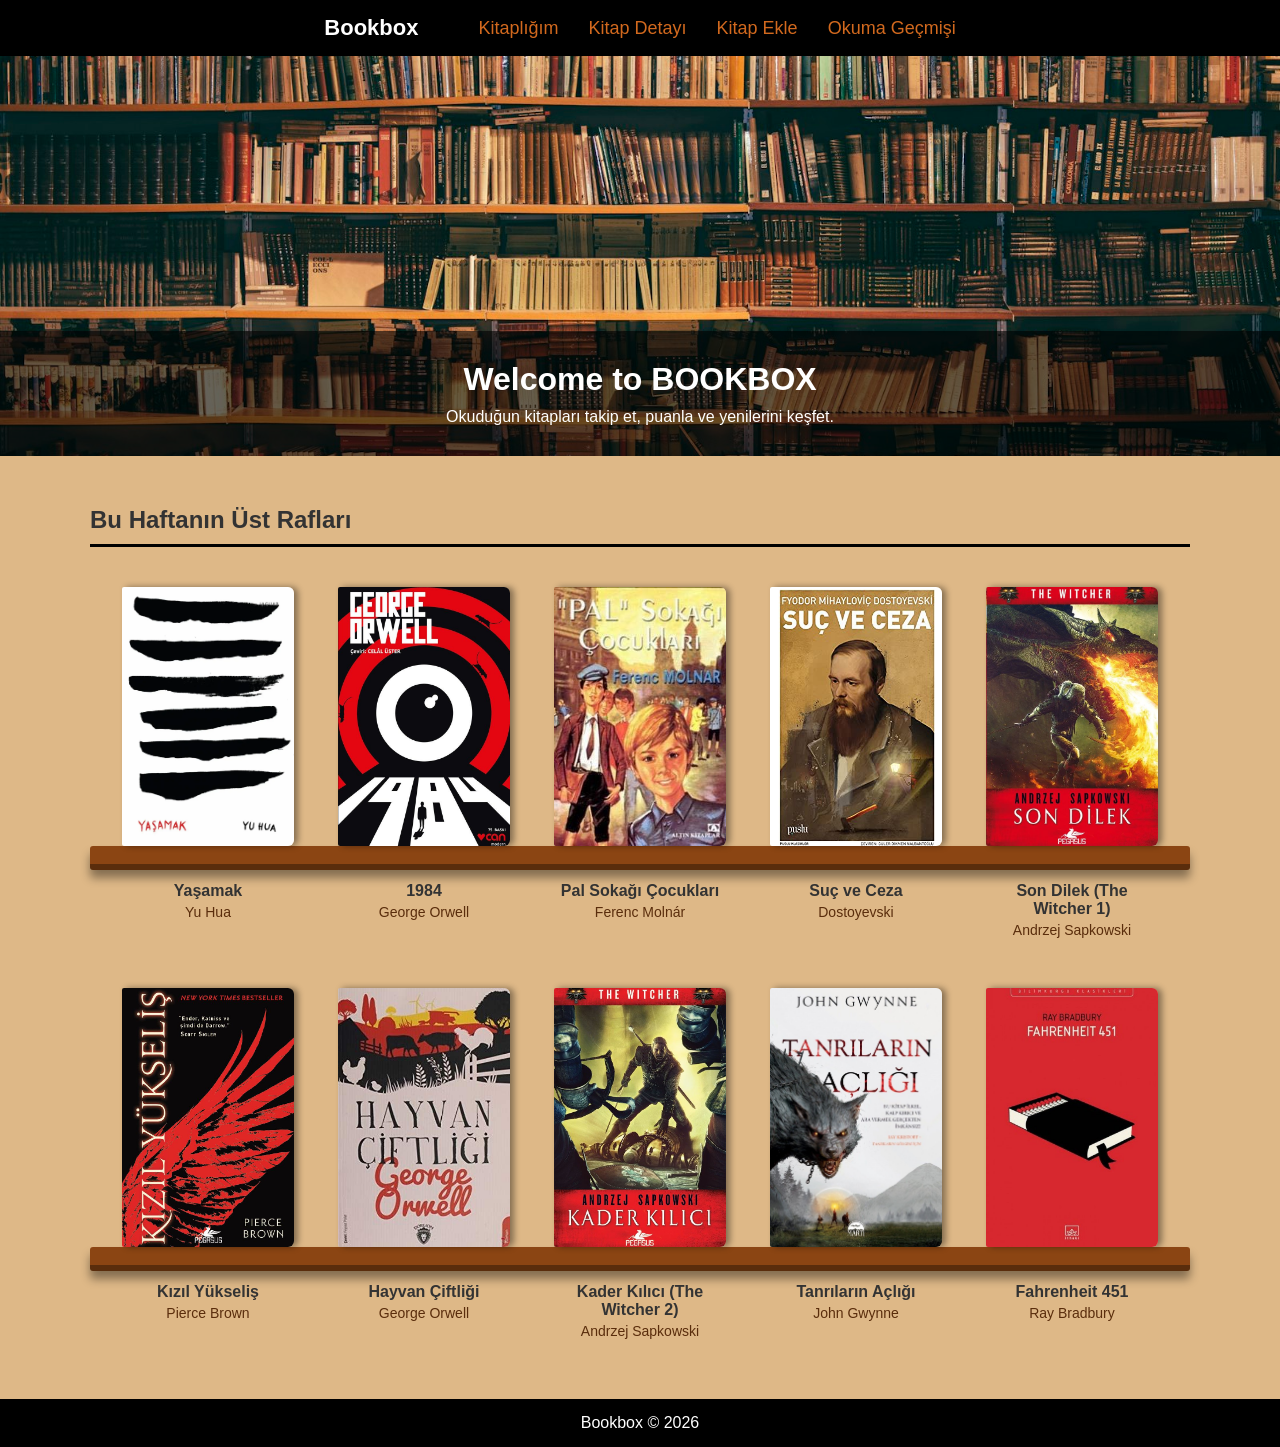
<file: Book Tracking/index.html>
<!DOCTYPE html>
<html lang="tr">
<head>
    <meta charset="UTF-8">
    <meta name="viewport" content="width=device-width, initial-scale=1.0">
    <title>Book Tracking | Home</title>
    <link rel="stylesheet" href="style.css">
    <link rel="stylesheet" href="index.css">
</head>
<body>

    <!-- Herkesin sayfasında aynı olacak menü. Bookbox'a tıklayınca ana sayfaya döner -->
    <nav class="page-select">
        <a class="logo" href="index.html">Bookbox</a>
        <a class="pages" href="library.html">Kitaplığım</a>
        <a class="pages" href="details.html">Kitap Detayı</a>
        <a class="pages" href="add-book.html">Kitap Ekle</a>
        <a class="pages" href="history.html">Okuma Geçmişi</a>
    </nav>

    <!-- Kitap rafı görseli -->
    <div class="kapak-alani">
        <img class="kapak-resmi" src="kitap-rafi.jpg" alt="Kitap rafı">
        <div class="kapak-yazi">
            <h1>Welcome to BOOKBOX</h1>
            <p>Okuduğun kitapları takip et, puanla ve yenilerini keşfet.</p>
        </div>
    </div>

    <!-- Bu haftanın üst rafları: 2 raf x 5 kitap, puanı en yüksek 10 kitap books.js'ten gelir -->
    <div class="bolum">
        <h2>Bu Haftanın Üst Rafları</h2>

        <div class="raf" id="raf1"></div>
        <div class="raf-tahta"></div>
        <div class="etiketler" id="etiket1"></div>

        <div class="raf" id="raf2"></div>
        <div class="raf-tahta"></div>
        <div class="etiketler" id="etiket2"></div>
    </div>

    <div class="alt-bilgi">Bookbox &copy; 2026</div>

    <!-- Ortak kitap listesi -->
    <script src="books.js"></script>
    <script src="reviews.js"></script>
    <script src="ortak.js"></script>
    <script>
        // Kitapları puana göre büyükten küçüğe sırala.
        // slice() kopya alır, böylece books dizisinin kendi sırası bozulmaz.
        // Puanı eşit olan kitaplar books.js'teki sırayla kalır.
        let sirali = books.slice().sort(function (a, b) {
            return b.rating - a.rating;
        });

        let raf1 = "", raf2 = "";
        let etiket1 = "", etiket2 = "";

        // Rafta 10 yer var: ilk 5'i üst rafa, sonraki 5'i alt rafa
        for (let i = 0; i < 10; i++) {
            let kitapHtml;
            let etiketHtml;

            if (i < sirali.length) {
                let kitap = sirali[i];

                // Kapak resmi varsa resmi, yoksa adının yazdığı kahverengi kapağı göster
                let kapak;
                if (kitap.cover != "") {
                    kapak = '<img class="kitap-kapak" src="' + kitap.cover + '" alt="' + kitap.title + '">';
                } else {
                    kapak = '<div class="bos-kapak">' + kitap.title + '</div>';
                }

                kitapHtml =
                    '<a class="kitap" href="details.html?id=' + kitap.id + '">' +
                        kapak +
                        '<div class="kitap-ozet">' + kitap.summary + '</div>' +
                    '</a>';

                etiketHtml =
                    '<div class="etiket">' +
                        '<p class="kitap-ad">' + kitap.title + '</p>' +
                        '<p class="kitap-yazar">' + kitap.author + '</p>' +
                    '</div>';
            } else {
                // bu sırada kitap yoksa boş yer göster
                kitapHtml = '<div class="bos-yer">Boş raf yeri</div>';
                etiketHtml = '<div class="etiket"></div>';
            }

            if (i < 5) {
                raf1 = raf1 + kitapHtml;
                etiket1 = etiket1 + etiketHtml;
            } else {
                raf2 = raf2 + kitapHtml;
                etiket2 = etiket2 + etiketHtml;
            }
        }

        document.getElementById("raf1").innerHTML = raf1;
        document.getElementById("etiket1").innerHTML = etiket1;
        document.getElementById("raf2").innerHTML = raf2;
        document.getElementById("etiket2").innerHTML = etiket2;
    </script>
</body>
</html>
</file>
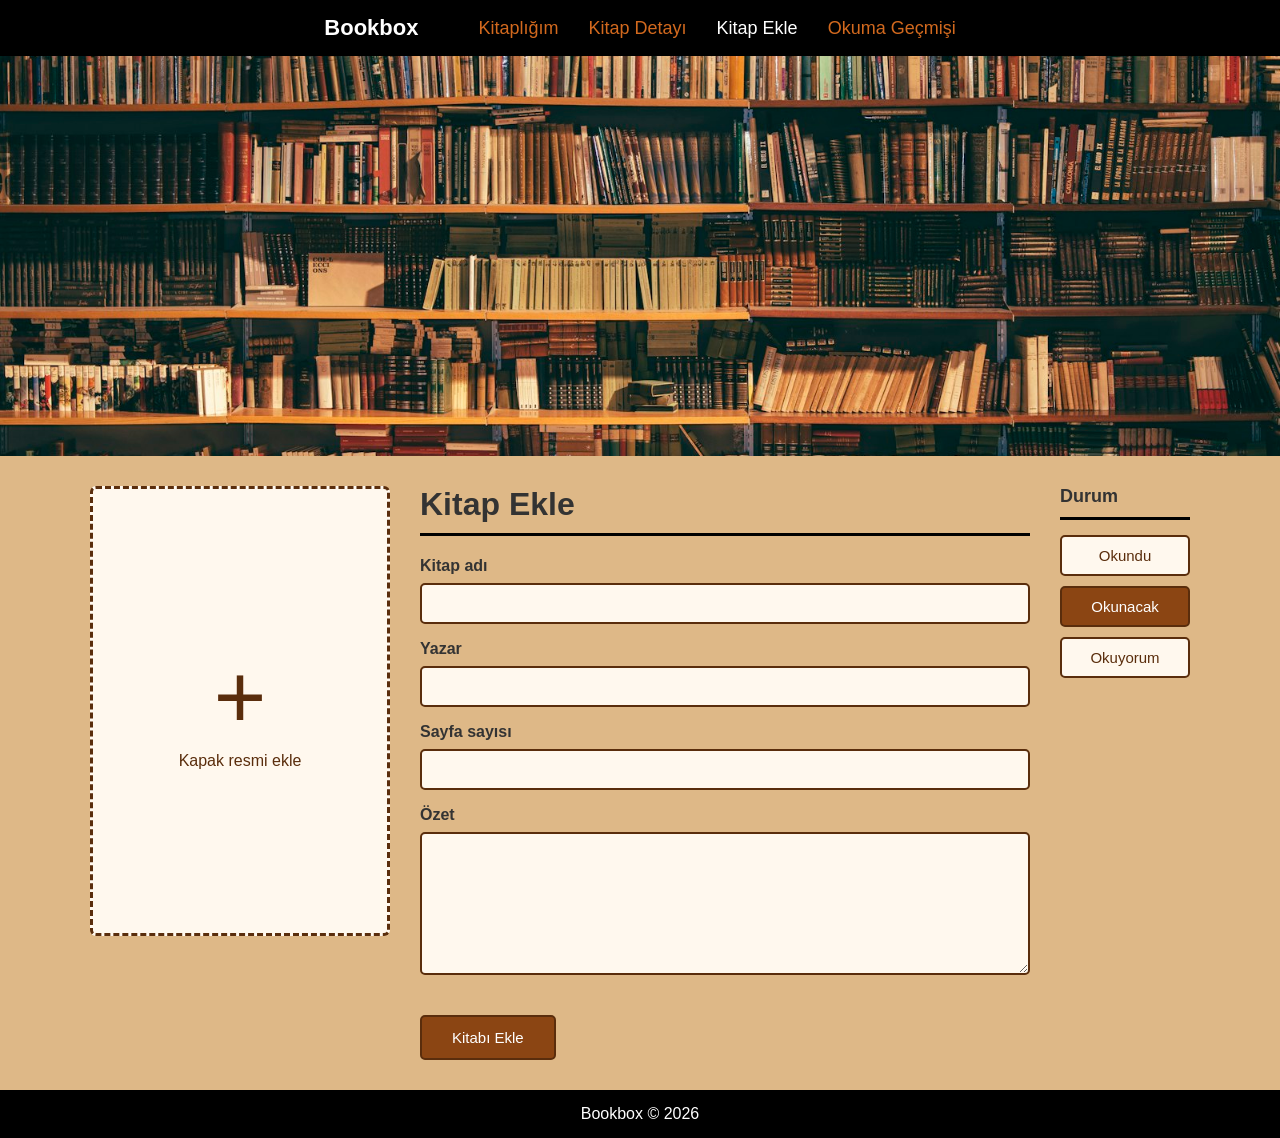
<file: Book Tracking/add-book.html>
<!DOCTYPE html>
<html lang="tr">
<head>
    <meta charset="UTF-8">
    <meta name="viewport" content="width=device-width, initial-scale=1.0">
    <title>Book Tracking | Add Book</title>
    <link rel="stylesheet" href="style.css">
    <link rel="stylesheet" href="add-book.css">
</head>
<body>

    <!-- Herkesin sayfasında aynı olan menü -->
    <nav class="page-select">
        <a class="logo" href="index.html">Bookbox</a>
        <a class="pages" href="library.html">Kitaplığım</a>
        <a class="pages" href="details.html">Kitap Detayı</a>
        <a class="pages aktif" href="add-book.html">Kitap Ekle</a>
        <a class="pages" href="history.html">Okuma Geçmişi</a>
    </nav>

    <!-- Kitap rafı görseli (ana sayfayla aynı) -->
    <div class="kapak-alani">
        <img class="kapak-resmi" src="kitap-rafi.jpg" alt="Kitap rafı">
    </div>

    <main class="bolum">
        <!-- Detay sayfasıyla aynı düzen: solda kapak, ortada bilgiler, sağda durum -->
        <div class="detay-kapsayici">
            <div class="buyuk-kapak">
                <label class="kapak-sec">
                    <input type="file" id="kapak-dosya" accept="image/*" aria-label="Kapak resmi seç" onchange="kapakSec()">
                    <img id="kapak-onizleme" alt="Seçilen kapak" hidden>
                    <span id="kapak-arti"><span class="arti">+</span>Kapak resmi ekle</span>
                </label>
            </div>

            <div class="bilgiler">
                <h1>Kitap Ekle</h1>
                <form class="kitap-form" onsubmit="kitapKaydet(event)">
                    <label for="ad">Kitap adı</label>
                    <input type="text" id="ad" maxlength="100" required>

                    <label for="yazar">Yazar</label>
                    <input type="text" id="yazar" maxlength="100" required>

                    <label for="sayfa">Sayfa sayısı</label>
                    <input type="number" id="sayfa" min="1" max="20000" step="1" required>

                    <label for="ozet">Özet</label>
                    <textarea id="ozet" rows="7" maxlength="3000" required></textarea>

                    <p id="hata" role="alert"></p>
                    <button type="submit" class="durum secili" id="kaydet">Kitabı Ekle</button>
                </form>
            </div>

            <div class="durum-sutunu">
                <h2>Durum</h2>
                <div class="durumlar" id="durumlar"></div>
            </div>
        </div>
    </main>

    <div class="alt-bilgi">Bookbox &copy; 2026</div>

    <script src="books.js"></script>
    <script src="reviews.js"></script>
    <script src="ortak.js"></script>
    <script src="add-book.js"></script>
</body>
</html>
</file>
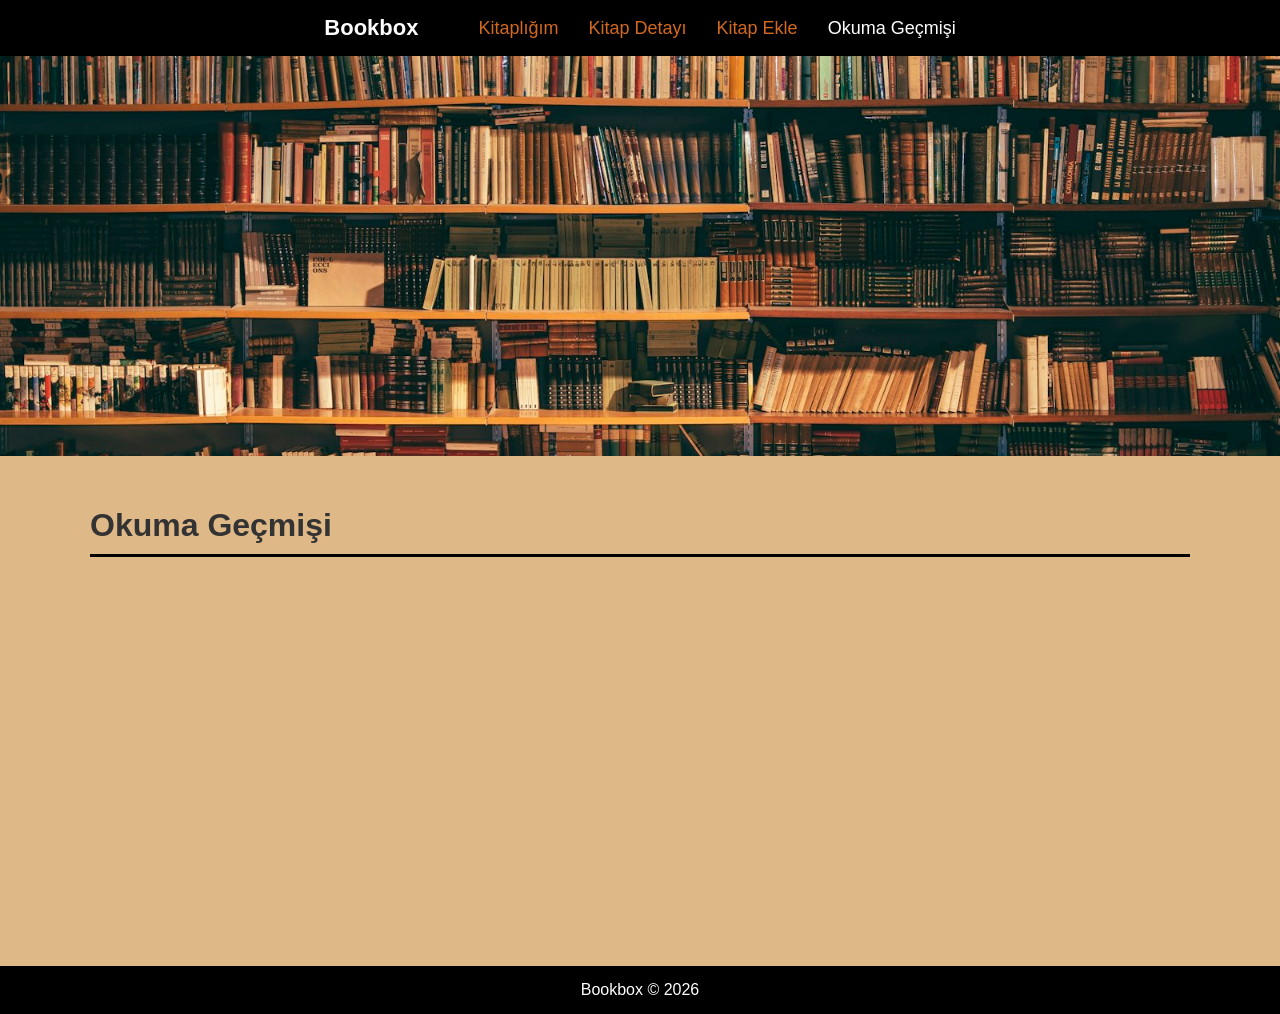
<file: Book Tracking/history.html>
<!DOCTYPE html>
<html lang="tr">
<head>
    <meta charset="UTF-8">
    <meta name="viewport" content="width=device-width, initial-scale=1.0">
    <title>Book Tracking | History</title>
    <link rel="stylesheet" href="style.css">
</head>
<body>

    <!-- Herkesin sayfasında aynı olan menü -->
    <nav class="page-select">
        <a class="logo" href="index.html">Bookbox</a>
        <a class="pages" href="library.html">Kitaplığım</a>
        <a class="pages" href="details.html">Kitap Detayı</a>
        <a class="pages" href="add-book.html">Kitap Ekle</a>
        <a class="pages aktif" href="history.html">Okuma Geçmişi</a>
    </nav>

    <!-- Kitap rafı görseli (ana sayfayla aynı) -->
    <div class="kapak-alani">
        <img class="kapak-resmi" src="kitap-rafi.jpg" alt="Kitap rafı">
    </div>

    <main class="bolum">
        <h1>Okuma Geçmişi</h1>
        <!-- Sayfanın içeriği buraya yazılacak -->
    </main>

    <div class="alt-bilgi">Bookbox &copy; 2026</div>

</body>
</html>
</file>
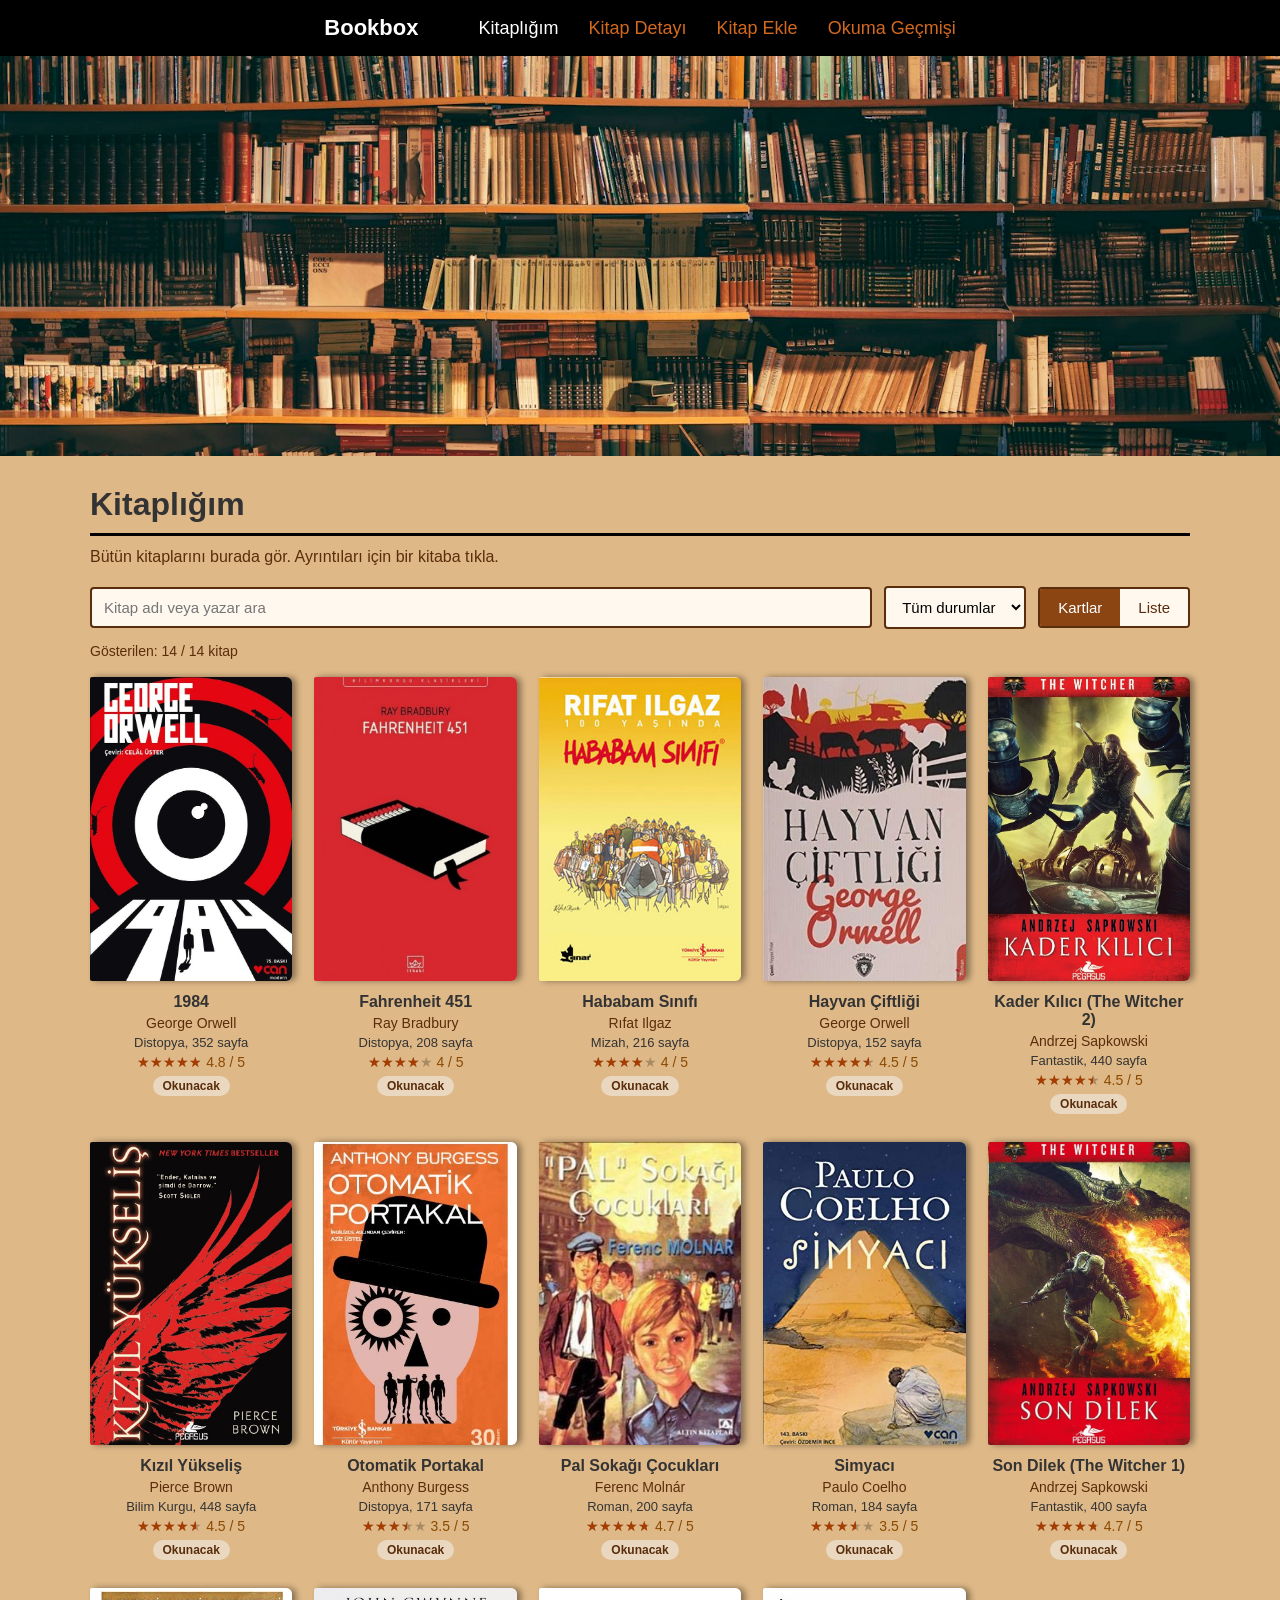
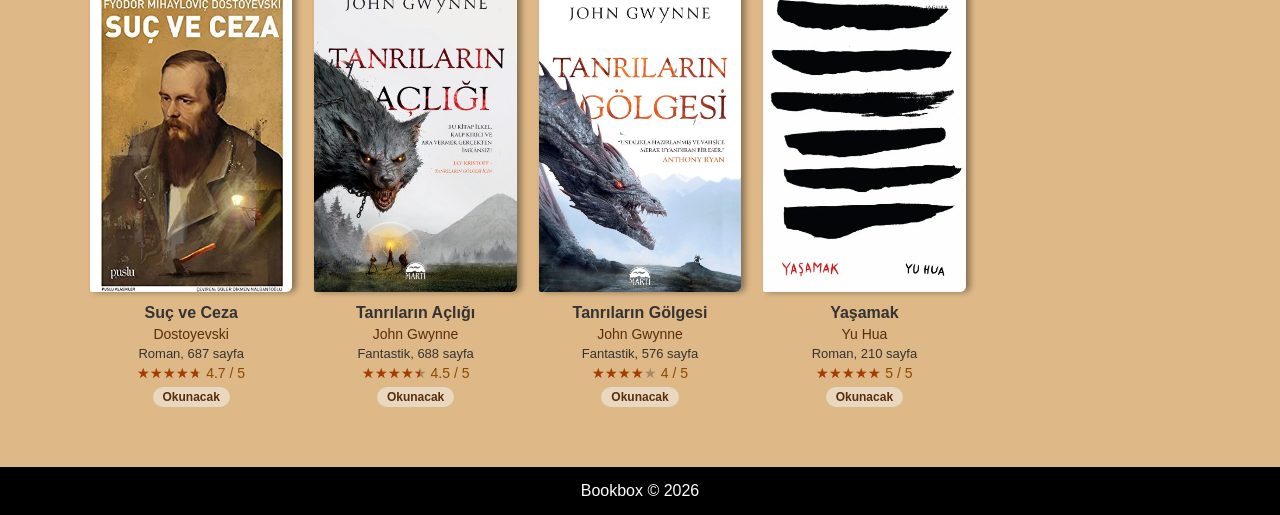
<file: Book Tracking/library.html>
<!DOCTYPE html>
<html lang="tr">
<head>
    <meta charset="UTF-8">
    <meta name="viewport" content="width=device-width, initial-scale=1.0">
    <title>Book Tracking | Library</title>
    <link rel="stylesheet" href="style.css">
    <link rel="stylesheet" href="library.css">
</head>
<body>

    <!-- Herkesin sayfasında aynı olan menü -->
    <nav class="page-select">
        <a class="logo" href="index.html">Bookbox</a>
        <a class="pages aktif" href="library.html">Kitaplığım</a>
        <a class="pages" href="details.html">Kitap Detayı</a>
        <a class="pages" href="add-book.html">Kitap Ekle</a>
        <a class="pages" href="history.html">Okuma Geçmişi</a>
    </nav>

    <!-- Kitap rafı görseli (ana sayfayla aynı) -->
    <div class="kapak-alani">
        <img class="kapak-resmi" src="kitap-rafi.jpg" alt="Kitap rafı">
    </div>

    <main class="bolum">
        <h1>Kitaplığım</h1>
        <p class="giris">Bütün kitaplarını burada gör. Ayrıntıları için bir kitaba tıkla.</p>

        <div class="arac-cubugu">
            <input type="search" id="search" placeholder="Kitap adı veya yazar ara" aria-label="Kitap ara">
            <select id="status-filter" aria-label="Duruma göre filtrele">
                <option value="all">Tüm durumlar</option>
            </select>
            <div class="gorunum">
                <button type="button" data-view="cards" aria-pressed="true">Kartlar</button>
                <button type="button" data-view="list" aria-pressed="false">Liste</button>
            </div>
        </div>

        <p id="count"></p>
        <div id="book-container"></div>
    </main>

    <div class="alt-bilgi">Bookbox &copy; 2026</div>

    <script src="books.js"></script>
    <script src="reviews.js"></script>
    <script src="ortak.js"></script>
    <script src="library.js"></script>
</body>
</html>
</file>
<file: Book Tracking/style.css>
/* ORTAK STİLLER - bütün sayfalar bu dosyayı kullanır.
   Sayfaya özel stiller kendi dosyasında kalır. */

/* GENEL: arka plan ve yazı tipi */
body{
    margin: 0;
    background-color: burlywood;
    font-family: Arial, sans-serif;
    color: #333;
}

/* ÜST MENÜ: siyah ve sticky (kaydırınca üstte yapışır) */
.page-select{
    position: sticky;
    top: 0;
    z-index: 10;
    background-color: black;
    padding: 15px;
    display: flex;
    justify-content: center;
    align-items: center;
    gap: 30px;
}
.logo{
    color: white;
    font-size: 22px;
    font-weight: bold;
    text-decoration: none;
    margin-right: 30px;
}
.pages{
    color: chocolate;
    text-decoration: none;
    font-size: 18px;
}
.logo:hover{
    color: chocolate;
}
.pages:hover, .aktif{      /* aktif: şu an açık olan sayfa */
    color: white;
}

/* KİTAP RAFI GÖRSELİ: yazı görselin üstüne absolute ile konur */
.kapak-alani{
    position: relative;
}
.kapak-resmi{
    width: 100%;
    height: 400px;
    object-fit: cover;   /* resim ezilmeden alanı doldurur */
    display: block;
}
.kapak-yazi{
    position: absolute;
    left: 0;
    right: 0;
    bottom: 0;
    padding: 30px;
    background-color: rgba(0, 0, 0, 0.6);
    color: white;
    text-align: center;
}
.kapak-yazi h1{
    margin: 0 0 10px 0;
}
.kapak-yazi p{
    margin: 0;
}

/* SAYFA İÇERİĞİ: başlık ve içerik bu kutunun içine yazılır */
.bolum{
    padding: 30px;
    max-width: 1100px;
    min-height: 50vh;    /* içerik azken de sayfa boş kalmasın */
    margin: 0 auto;
}
.bolum h1, .bolum h2{
    border-bottom: 3px solid black;
    padding-bottom: 10px;
}

/* kapak resmi yoksa çıkan renkli kapak */
.bos-kapak{
    width: 100%;
    height: 100%;
    box-sizing: border-box;
    border-left: 8px solid rgba(0, 0, 0, 0.3);   /* kitap sırtı */
    border-radius: 2px 6px 6px 2px;
    box-shadow: 4px 0 6px rgba(0, 0, 0, 0.4);
    background-color: saddlebrown;
    color: white;
    display: flex;
    justify-content: center;
    align-items: center;
    text-align: center;
    padding: 10px;
    font-size: 18px;
    font-weight: bold;
}

/* YILDIZLAR: dolu yıldızlar boşların üstüne absolute ile biner, genişliği puana göre kesilir */
.yildizlar{
    position: relative;
    display: inline-block;
    color: rgba(0, 0, 0, 0.25);
}
.yildiz-dolu{
    position: absolute;
    left: 0;
    top: 0;
    overflow: hidden;
    white-space: nowrap;
    color: #a63c00;
}

/* ÜÇ SÜTUN (detay ve kitap ekleme sayfaları): solda kapak, ortada bilgiler, sağda durum */
.detay-kapsayici{
    display: flex;
    align-items: flex-start;
    gap: 30px;
}
.buyuk-kapak{
    width: 300px;
    flex-shrink: 0;    /* kapak daralmasın */
    aspect-ratio: 2 / 3;
}
.buyuk-kapak img{
    width: 100%;
    height: 100%;
    object-fit: cover;
    display: block;
    border-radius: 2px 6px 6px 2px;
    box-shadow: 4px 4px 10px rgba(0, 0, 0, 0.5);
}

/* Orta sütun */
.bilgiler{
    flex: 1;           /* kalan yeri kaplar */
    min-width: 0;
}
.bilgiler h1{
    overflow-wrap: break-word;
    margin-top: 0;
}
.bilgiler p{
    margin: 8px 0;
}

/* Sağdaki küçük sütun */
.durum-sutunu{
    width: 130px;
    flex-shrink: 0;
}
.durum-sutunu h2{
    margin: 0 0 15px 0;
    font-size: 18px;
}
.durumlar{
    display: flex;
    flex-direction: column;
    gap: 10px;
}
.durum{
    padding: 10px;
    border: 2px solid #5a2d0c;
    border-radius: 5px;
    background-color: #fff8ee;
    color: #5a2d0c;
    font-size: 15px;
    cursor: pointer;
}
.durum:hover{
    background-color: white;
}
.secili, .secili:hover{
    background-color: saddlebrown;
    color: white;
}

/* ALT BİLGİ */
.alt-bilgi{
    background-color: black;
    color: white;
    text-align: center;
    padding: 15px;
}

/* Küçük ekranda menü sarılır, görsel kısalır */
@media (max-width: 900px) {
    .page-select{
        flex-wrap: wrap;
        gap: 15px;
    }
    .kapak-resmi{
        height: 250px;
    }
}

/* Küçük ekranda sütunlar alt alta */
@media (max-width: 900px) {
    .detay-kapsayici{
        flex-direction: column;
        align-items: center;
    }
    .bilgiler, .durum-sutunu{
        width: 100%;
    }
    .buyuk-kapak{
        width: 220px;
    }
}
</file>
<file: Book Tracking/index.css>
/* index.html'e özel stiller. Ortak stiller (arka plan, menü, kapak, alt bilgi) style.css içinde. */

/* BU HAFTANIN ÜST RAFLARI */
/* Bir raf: kitaplar yan yana dizilir, altlarında kahverengi tahta durur */
.raf{
    display: flex;
    justify-content: space-around;
    align-items: flex-end;     /* kitaplar rafın tabanına otursun */
    padding: 20px 10px 0 10px;
}
.raf-tahta{
    height: 18px;
    background-color: saddlebrown;
    border-bottom: 6px solid #5a2d0c;   /* tahtanın kalın ön kenarı */
    border-radius: 3px;
    box-shadow: 0 8px 10px rgba(0, 0, 0, 0.4);
}

/* Raftaki tek kitap */
.kitap{
    position: relative;    /* özet kutusu kitaba göre konumlansın */
    width: 16%;
    aspect-ratio: 2 / 3;   /* kitap kapağı oranı */
    display: block;
    text-decoration: none;
}
.kitap-kapak{
    display: block;   /* kapağın altında boşluk kalmasın */
    width: 100%;
    height: 100%;
    object-fit: cover;
    border-radius: 2px 6px 6px 2px;
    box-shadow: 4px 0 6px rgba(0, 0, 0, 0.4);
}
/* Üstüne gelince çıkan özet: absolute ile kapağın üstüne biner */
.kitap-ozet{
    position: absolute;
    top: 0;
    left: 0;
    right: 0;
    bottom: 0;
    box-sizing: border-box;
    padding: 10px;
    background-color: rgba(0, 0, 0, 0.85);
    color: white;
    font-size: 13px;
    border-radius: 2px 6px 6px 2px;
    display: none;
}
.kitap:hover .kitap-ozet{
    display: block;
}
.kitap:hover{
    transform: translateY(-8px);   /* raftan biraz kalkar */
}

/* Rafta henüz kitap olmayan yer */
.bos-yer{
    width: 16%;
    aspect-ratio: 2 / 3;
    box-sizing: border-box;
    border: 2px dashed #5a2d0c;
    border-radius: 6px;
    color: #5a2d0c;
    display: flex;
    justify-content: center;
    align-items: center;
    text-align: center;
    font-size: 14px;
}

/* Rafın altındaki ad / yazar yazıları (kitaplarla aynı hizada) */
.etiketler{
    display: flex;
    justify-content: space-around;
    padding: 12px 10px 30px 10px;
}
.etiket{
    width: 16%;
    text-align: center;
}
.kitap-ad{
    font-weight: bold;
    margin: 0;
}
.kitap-yazar{
    color: #5a2d0c;
    font-size: 14px;
    margin: 4px 0 0 0;
}

/* Küçük ekranda raftaki yazılar küçülür */
@media (max-width: 900px) {
    .bos-kapak{
        font-size: 11px;
        padding: 4px;
    }
    .kitap-ozet{
        font-size: 10px;
    }
    .kitap-ad, .kitap-yazar{
        font-size: 11px;
    }
}
</file>
<file: Book Tracking/add-book.css>
/* add-book.html'e özel stiller. Üç sütunlu düzen ve durum düğmeleri style.css içinde. */

/* Artı işaretli kapak alanı: tıklayınca dosya seçme penceresi açılır */
.kapak-sec{
    position: relative;
    display: block;
    width: 100%;
    height: 100%;
    box-sizing: border-box;
    border: 3px dashed #5a2d0c;
    border-radius: 6px;
    background-color: #fff8ee;
    color: #5a2d0c;
    cursor: pointer;
}
.kapak-sec:hover{
    background-color: white;
}
.kapak-sec:focus-within{
    outline: 3px solid black;   /* klavye kullanırken görünsün */
}
.kapak-sec input{
    position: absolute;
    width: 1px;
    height: 1px;
    opacity: 0;                 /* dosya kutusu görünmez, artı alanı onun yerine geçer */
}
#kapak-arti{
    position: absolute;
    top: 0;
    left: 0;
    right: 0;
    bottom: 0;
    display: flex;
    flex-direction: column;
    justify-content: center;
    align-items: center;
    gap: 10px;
}
#kapak-arti[hidden], #kapak-onizleme[hidden]{
    display: none;
}
.arti{
    font-size: 90px;
    line-height: 1;
}

/* Bilgi formu */
.kitap-form{
    display: flex;
    flex-direction: column;
    gap: 8px;
}
.kitap-form label{
    font-weight: bold;
}
.kitap-form input, .kitap-form textarea{
    padding: 10px;
    border: 2px solid #5a2d0c;
    border-radius: 5px;
    background-color: #fff8ee;
    font-family: Arial, sans-serif;
    font-size: 15px;
    margin-bottom: 8px;
}
.kitap-form textarea{
    resize: vertical;
}
#hata{
    color: darkred;
    font-weight: bold;
}
#kaydet{
    align-self: flex-start;
    padding: 12px 30px;
}
</file>
<file: Book Tracking/library.css>
/* library.html'e özel stiller. Ortak stiller (arka plan, menü, kapak, alt bilgi) style.css içinde. */
.bolum h1 { margin: 0 0 8px; }
.giris { margin: 12px 0 20px; color: #5a2d0c; }

/* Arama, filtre, görünüm düğmeleri */
.arac-cubugu { display: flex; flex-wrap: wrap; gap: 12px; align-items: center; margin-bottom: 14px; }
.arac-cubugu input, .arac-cubugu select { padding: 10px 12px; border: 2px solid #5a2d0c; border-radius: 4px;
    font-size: 15px; background: #fff8ee; }
.arac-cubugu input { flex: 1 1 220px; }
.gorunum { display: flex; border: 2px solid #5a2d0c; border-radius: 4px; overflow: hidden; }
.gorunum button { padding: 10px 18px; border: 0; background: #fff8ee; color: #5a2d0c; font-size: 15px; cursor: pointer; }
.gorunum button[aria-pressed="true"] { background: saddlebrown; color: white; }
#count { margin: 0 0 18px; color: #5a2d0c; font-size: 14px; }
:focus-visible { outline: 3px solid black; outline-offset: 2px; }

/* Kitap kapakları (ana sayfadaki kitap görünümüyle aynı) */
.kitap-link { text-decoration: none; color: inherit; display: flex; }
.kapak { flex-shrink: 0; aspect-ratio: 2 / 3; border-radius: 2px 6px 6px 2px; box-shadow: 4px 0 6px rgba(0,0,0,0.4); overflow: hidden; }
.kapak img { width: 100%; height: 100%; object-fit: cover; display: block; }
.ad { margin: 0; font-weight: bold; }
.yazar { margin: 4px 0 0; color: #5a2d0c; font-size: 14px; }
.bilgi { margin: 4px 0 0; font-size: 13px; }
.puan { margin: 4px 0 0; color: #8b4a00; font-size: 14px; }
.ozet { margin: 8px 0 0; font-size: 13px; }

.rozet { display: inline-block; padding: 3px 10px; border-radius: 999px; font-size: 12px; font-weight: bold; margin-top: 6px; }
.durum-okunacak { background: #e9d8bf; color: #5a2d0c; }
.durum-okuyorum { background: #fde2a7; color: #7a4a00; }
.durum-okundu { background: #cfe8cf; color: #1f5a2a; }

/* Kart görünümü */
.kart-izgara { display: grid; grid-template-columns: repeat(auto-fill, minmax(170px, 1fr)); gap: 28px 22px; }
.kart-izgara .kitap-link { flex-direction: column; }
.kart-izgara .kapak { width: 100%; }
.kart-izgara .kitap-link:hover .kapak { transform: translateY(-8px); }
.kart-izgara .bos-kapak { font-size: 18px; }
.kart-izgara .metin { padding-top: 12px; text-align: center; }
.kart-izgara .ozet { display: none; }

/* Liste görünümü */
.liste { display: flex; flex-direction: column; gap: 12px; }
.liste .kitap-link { gap: 18px; background: #fff8ee; border: 2px solid #5a2d0c; border-radius: 6px; padding: 12px; align-items: flex-start; }
.liste .kitap-link:hover { background: white; }
.liste .kapak { width: 70px; }
.liste .bos-kapak { font-size: 11px; padding: 4px; }

.bos { padding: 28px; text-align: center; color: #5a2d0c; border: 2px dashed #5a2d0c; border-radius: 6px; }
.alt-bilgi { margin-top: 30px; }

@media (max-width: 900px) {
    .bolum { padding: 20px 14px; }
}
</file>
